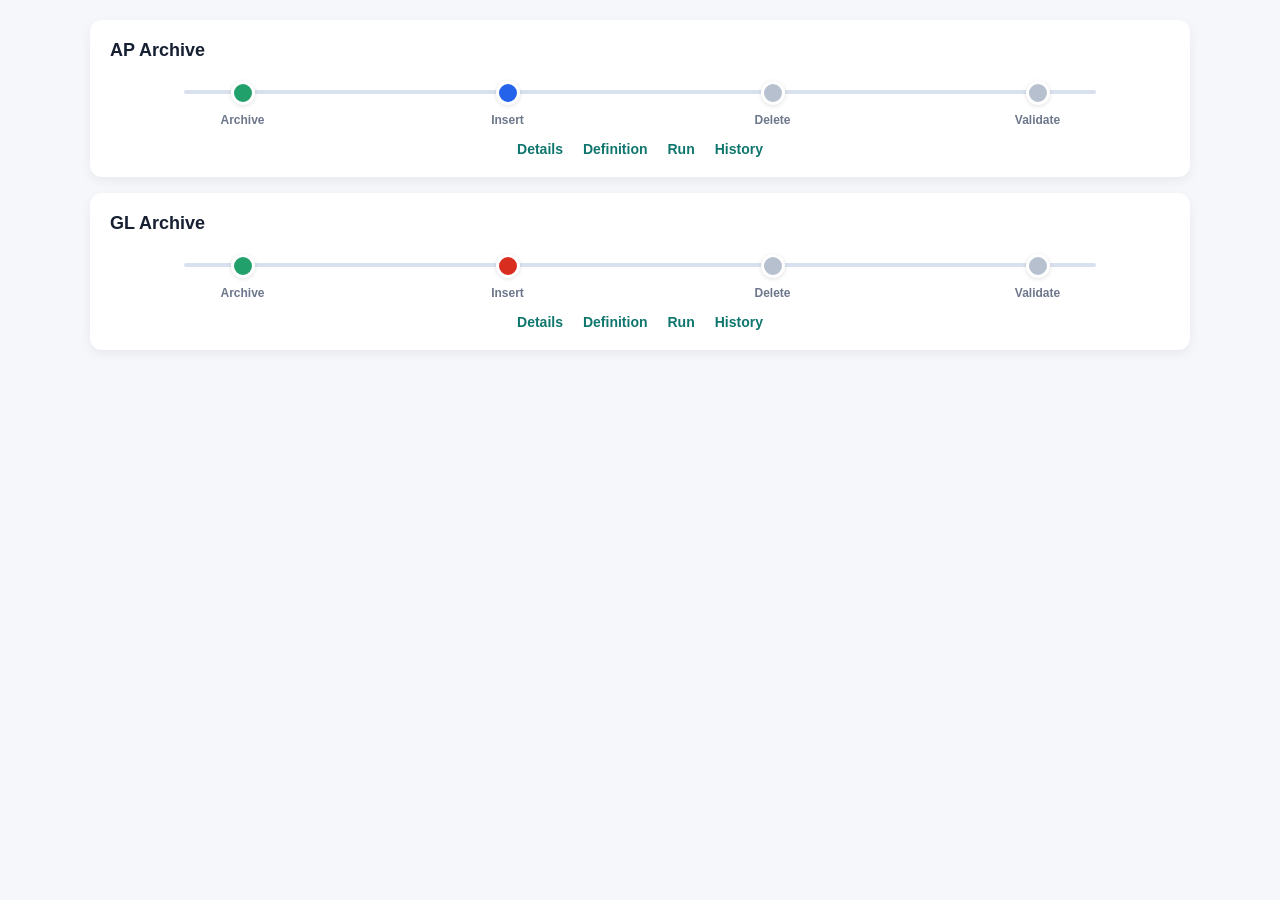
<file: mock.html>
<!DOCTYPE html>
<html lang="en">
<head>
  <meta charset="UTF-8" />
  <meta name="viewport" content="width=device-width, initial-scale=1.0" />
  <title>Cryonix Dashboard - Centered Actions</title>
  <style>
    body {
      font-family: Arial, sans-serif;
      background: #f5f7fb;
      margin: 0;
      padding: 20px;
      color: #172033;
    }

    .container {
      max-width: 1100px;
      margin: auto;
    }

    .row {
      background: #fff;
      border-radius: 12px;
      padding: 20px;
      margin-bottom: 16px;
      box-shadow: 0 4px 12px rgba(0, 0, 0, 0.06);
    }

    .archive-title {
      font-weight: bold;
      font-size: 18px;
      margin-bottom: 16px;
    }

    .workflow {
      display: flex;
      justify-content: space-between;
      align-items: center;
      position: relative;
      margin: 20px 0 12px;
    }

    .workflow::before {
      content: "";
      position: absolute;
      top: 9px;
      left: 7%;
      right: 7%;
      height: 4px;
      background: #d9e1ee;
      z-index: 0;
      border-radius: 999px;
    }

    .step {
      text-align: center;
      position: relative;
      z-index: 1;
      flex: 1;
    }

    .dot {
      width: 18px;
      height: 18px;
      border-radius: 50%;
      margin: 0 auto;
      border: 3px solid #fff;
      box-shadow: 0 1px 4px rgba(0, 0, 0, 0.12);
    }

    .green { background: #22a06b; }
    .blue  { background: #2563eb; }
    .red   { background: #d92d20; }
    .gray  { background: #b7c0cf; }

    .label {
      margin-top: 8px;
      font-size: 12px;
      color: #6d778b;
      font-weight: 600;
    }

    .actions {
      display: flex;
      justify-content: center;
      gap: 20px;
      margin-top: 14px;
      flex-wrap: wrap;
    }

    .actions a {
      text-decoration: none;
      color: #0f766e;
      font-weight: 600;
      font-size: 14px;
    }

    .actions a:hover {
      text-decoration: underline;
    }
  </style>
</head>
<body>
  <div class="container">

    <div class="row">
      <div class="archive-title">AP Archive</div>

      <div class="workflow">
        <div class="step">
          <div class="dot green"></div>
          <div class="label">Archive</div>
        </div>
        <div class="step">
          <div class="dot blue"></div>
          <div class="label">Insert</div>
        </div>
        <div class="step">
          <div class="dot gray"></div>
          <div class="label">Delete</div>
        </div>
        <div class="step">
          <div class="dot gray"></div>
          <div class="label">Validate</div>
        </div>
      </div>

      <div class="actions">
        <a href="#">Details</a>
        <a href="#">Definition</a>
        <a href="#">Run</a>
        <a href="#">History</a>
      </div>
    </div>

    <div class="row">
      <div class="archive-title">GL Archive</div>

      <div class="workflow">
        <div class="step">
          <div class="dot green"></div>
          <div class="label">Archive</div>
        </div>
        <div class="step">
          <div class="dot red"></div>
          <div class="label">Insert</div>
        </div>
        <div class="step">
          <div class="dot gray"></div>
          <div class="label">Delete</div>
        </div>
        <div class="step">
          <div class="dot gray"></div>
          <div class="label">Validate</div>
        </div>
      </div>

      <div class="actions">
        <a href="#">Details</a>
        <a href="#">Definition</a>
        <a href="#">Run</a>
        <a href="#">History</a>
      </div>
    </div>

  </div>
</body>
</html>
</file>
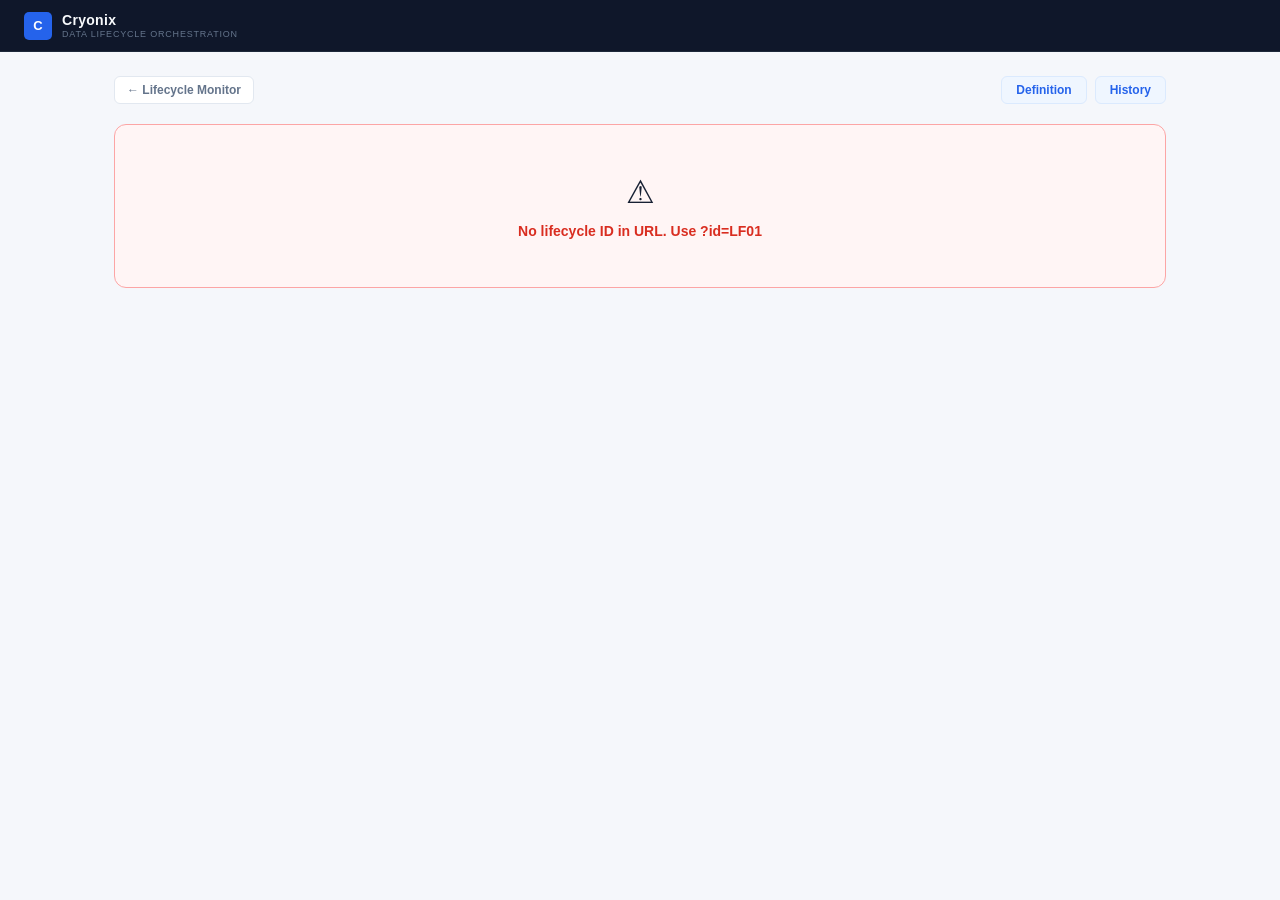
<file: run.html>
<!DOCTYPE html>
<html lang="en">
<head>
  <meta charset="UTF-8" />
  <meta name="viewport" content="width=device-width, initial-scale=1.0" />
  <title>Cryonix — Run</title>
  <link rel="stylesheet" href="css/main.css" />
  <link rel="stylesheet" href="css/run.css" />
</head>
<body>

  <!-- Issue #1,#2,#3 fixed: no C log, no OPTIM SERVER, proper brand -->
  <header class="app-header">
    <div class="header-brand">
      <div class="brand-mark">C</div>
      <div class="brand-text">
        <span class="brand-name">Cryonix</span>
        <span class="brand-sub">Data Lifecycle Orchestration</span>
      </div>
    </div>
  </header>

  <div class="run-container">

    <div class="run-nav">
      <a href="/" class="back-link">← Lifecycle Monitor</a>
      <div class="run-nav-links">
        <a href="#" id="nav-defn" class="run-nav-link">Definition</a>
        <a href="#" id="nav-history" class="run-nav-link">History</a>
      </div>
    </div>

    <div id="run-loading" class="defn-loading">Loading…</div>
    <div id="run-error" class="defn-error" style="display:none">
      <div class="defn-error-icon">⚠</div>
      <div id="run-error-msg">Lifecycle not found.</div>
    </div>

    <div id="run-content" style="display:none">

      <!-- Lifecycle Header -->
      <div class="lc-header">
        <div class="lc-header-left">
          <div class="lc-header-id" id="lc-id">—</div>
          <div class="lc-header-name" id="lc-name">—</div>
          <div class="lc-header-desc" id="lc-desc">—</div>
        </div>
        <div class="lc-header-right">
          <div class="status-banner" id="status-banner"></div>
        </div>
      </div>

      <!-- Mod #1: Pipeline with Refresh button at top right -->
      <div class="run-pipeline-card">
        <div class="run-pipeline" id="run-pipeline"></div>
        <!-- Refresh button prominent in workflow block -->
        <button class="btn-refresh-inline" id="btn-refresh" onclick="refresh()">↺ Refresh</button>
      </div>

      <!-- Two column: Left = actions, Right = preceding step context -->
      <div class="run-layout">

        <div class="run-card">
          <div class="run-card-header" id="action-header">Next Action</div>
          <div class="run-card-body" id="action-body"></div>
        </div>

        <div class="run-card" id="context-card" style="display:none">
          <div class="run-card-header">Preceding Steps</div>
          <div class="run-card-body" id="context-body"></div>
        </div>

      </div>

    </div>
  </div>

  <div class="toast" id="toast"></div>
  <script src="js/run.js"></script>
</body>
</html>
</file>
<file: css/main.css>
/* ─── Reset ────────────────────────────────────────────────────────────────── */
*, *::before, *::after { box-sizing: border-box; }

body {
  font-family: Arial, sans-serif;
  background: #f5f7fb;
  margin: 0;
  padding: 0;
  color: #172033;
}

/* ─── App Header ───────────────────────────────────────────────────────────── */
.app-header {
  background: #0f172a;
  padding: 0 24px;
  height: 52px;
  display: flex;
  align-items: center;
  justify-content: space-between;
  border-bottom: 1px solid #1e293b;
  position: sticky;
  top: 0;
  z-index: 100;
}
.header-brand {
  display: flex;
  align-items: center;
  gap: 10px;
}
.brand-mark {
  width: 28px;
  height: 28px;
  background: #2563eb;
  border-radius: 5px;
  display: flex;
  align-items: center;
  justify-content: center;
  font-size: 13px;
  font-weight: 900;
  color: #fff;
  flex-shrink: 0;
}
.brand-text { line-height: 1.2; }
.brand-name {
  font-size: 14px;
  font-weight: 700;
  color: #f8fafc;
  display: block;
  letter-spacing: 0.3px;
}
.brand-sub {
  font-size: 9px;
  color: #64748b;
  display: block;
  letter-spacing: 0.8px;
  text-transform: uppercase;
}
.header-actions {
  display: flex;
  align-items: center;
  gap: 10px;
}

/* ─── Page container ───────────────────────────────────────────────────────── */
.container {
  max-width: 1200px;
  margin: 0 auto;
  padding: 24px 20px;
}

/* ─── Page title ───────────────────────────────────────────────────────────── */
.title {
  margin: 0 0 4px;
  font-size: 24px;
  font-weight: 700;
  color: #0f172a;
}
.subtitle {
  margin: 0 0 20px;
  font-size: 13px;
  color: #64748b;
}
.page-header {
  display: flex;
  justify-content: space-between;
  align-items: flex-end;
  margin-bottom: 20px;
}

/* ─── Lifecycle Table ──────────────────────────────────────────────────────── */
.lifecycle-table {
  width: 100%;
  border-collapse: collapse;
  background: #fff;
  border-radius: 12px;
  overflow: hidden;
  box-shadow: 0 2px 12px rgba(0,0,0,0.06);
  border: 1px solid #e2e8f0;
}
.lifecycle-table th {
  background: #f8fafc;
  padding: 12px 14px;
  text-align: left;
  font-size: 11px;
  color: #64748b;
  font-weight: 700;
  text-transform: uppercase;
  letter-spacing: 0.8px;
  border-bottom: 1px solid #e2e8f0;
}
.lifecycle-table td {
  padding: 0;
  border-bottom: 1px solid #f1f5f9;
  vertical-align: top;
}
.lifecycle-table tr:last-child td { border-bottom: none; }
.lifecycle-table tr:hover td { background: #fafbfd; }

/* Column widths */
.lifecycle-table th:nth-child(1),
.lifecycle-table td:nth-child(1) { width: 18%; }
.lifecycle-table th:nth-child(2),
.lifecycle-table td:nth-child(2) { width: 50%; }
.lifecycle-table th:nth-child(3),
.lifecycle-table th:nth-child(4) { width: 16%; text-align: center; padding-right: 24px; }
.lifecycle-table td:nth-child(3),
.lifecycle-table td:nth-child(4) { width: 16%; }

/* ─── Lifecycle cell ───────────────────────────────────────────────────────── */
.lc-cell { padding: 14px 14px 12px; }
.lc-id {
  font-size: 11px;
  font-weight: 700;
  color: #2563eb;
  font-family: monospace;
  letter-spacing: 0.5px;
  margin-bottom: 2px;
}
.lc-name {
  font-size: 14px;
  font-weight: 600;
  color: #0f172a;
  margin-bottom: 2px;
}
.lc-desc {
  font-size: 11px;
  color: #94a3b8;
}

/* ─── Date cells ───────────────────────────────────────────────────────────── */
.date-cell {
  padding: 14px 24px 14px 8px;
  text-align: center;
  font-size: 11px;
  color: #6d778b;
  font-weight: 600;
  line-height: 1.5;
}

/* ─── Workflow timeline ────────────────────────────────────────────────────── */
.workflow-cell { padding: 14px 14px 0; }

.workflow {
  display: flex;
  align-items: center;
  justify-content: space-between;
  position: relative;
}

/* Line spans exactly between dot centers — calc(50%/4) = 12.5% per step center */
.workflow-line {
  position: absolute;
  top: 9px;
  left: calc(50% / 4);
  right: calc(50% / 4);
  height: 3px;
  background: #d9e1ee;
  z-index: 0;
}

.step {
  flex: 1;
  text-align: center;
  position: relative;
  z-index: 1;
}

.dot {
  width: 18px;
  height: 18px;
  border-radius: 50%;
  margin: 0 auto;
  border: 3px solid #fff;
  box-shadow: 0 1px 4px rgba(0,0,0,0.12);
}

.green  { background: #22a06b; }
.blue   { background: #2563eb; }
.red    { background: #d92d20; }
.gray   { background: #b7c0cf; }

@keyframes pulse {
  0%   { transform: scale(1);    }
  50%  { transform: scale(1.25); }
  100% { transform: scale(1);    }
}
.dot.blue { animation: pulse 1.4s ease-in-out infinite; }

.label {
  margin-top: 5px;
  font-size: 10px;
  color: #6d778b;
  font-weight: 600;
  text-transform: uppercase;
  letter-spacing: 0.3px;
}

/* ─── Action bar ───────────────────────────────────────────────────────────── */
/* Align action links directly under the workflow dots */
.workflow-actions-bar {
  display: flex;
  justify-content: space-between;
  margin-top: 10px;
  padding: 7px 0;
  border-top: 1px solid #e2e8f0;
  border-bottom: 1px solid #e2e8f0;
}
.workflow-actions-bar a {
  flex: 1;
  text-align: center;
  font-size: 11px;
  font-weight: 600;
  color: #0f766e;
  text-decoration: none;
  padding: 2px 4px;
  transition: color 0.12s;
}
.workflow-actions-bar a:hover { color: #065f46; text-decoration: underline; }

/* ─── Loading cell ─────────────────────────────────────────────────────────── */
.loading-cell {
  padding: 40px;
  text-align: center;
  color: #94a3b8;
  font-size: 14px;
}

/* ─── Refresh button ───────────────────────────────────────────────────────── */
.btn-refresh {
  background: #fff;
  border: 1px solid #e2e8f0;
  border-radius: 6px;
  padding: 6px 14px;
  font-size: 11px;
  font-weight: 700;
  color: #475569;
  cursor: pointer;
  letter-spacing: 0.3px;
  transition: all 0.15s;
}
.btn-refresh:hover { background: #f8fafc; border-color: #cbd5e1; }

/* ─── Shared nav links ─────────────────────────────────────────────────────── */
.back-link {
  font-size: 12px;
  font-weight: 600;
  color: #64748b;
  text-decoration: none;
  display: inline-flex;
  align-items: center;
  gap: 4px;
  padding: 6px 12px;
  border: 1px solid #e2e8f0;
  border-radius: 6px;
  background: #fff;
  transition: all 0.15s;
}
.back-link:hover { color: #2563eb; border-color: #bfdbfe; }

.back-link-inline {
  font-size: 12px;
  font-weight: 600;
  color: #64748b;
  text-decoration: none;
  padding: 7px 14px;
  border: 1px solid #e2e8f0;
  border-radius: 6px;
  background: #fff;
  transition: all 0.15s;
}
.back-link-inline:hover { color: #2563eb; border-color: #bfdbfe; }
</file>
<file: css/run.css>
/* ─── Run Container ────────────────────────────────────────────────────────── */
.run-container { max-width: 1100px; margin: 0 auto; padding: 24px; }

/* ─── Nav ──────────────────────────────────────────────────────────────────── */
.run-nav { display: flex; align-items: center; justify-content: space-between; margin-bottom: 20px; }
.run-nav-links { display: flex; gap: 8px; }
.run-nav-link {
  font-size: 12px; font-weight: 600; color: #2563eb; text-decoration: none;
  padding: 6px 14px; border: 1px solid #dbeafe; border-radius: 6px; background: #eff6ff;
}
.run-nav-link:hover { background: #dbeafe; }

/* ─── Lifecycle Header ─────────────────────────────────────────────────────── */
.lc-header {
  background: #fff; border: 1px solid #e2e8f0; border-radius: 12px;
  padding: 16px 20px; margin-bottom: 14px; display: flex;
  justify-content: space-between; align-items: center; gap: 24px;
  box-shadow: 0 2px 8px rgba(0,0,0,0.04);
}
.lc-header-id   { font-size: 11px; font-weight: 700; color: #2563eb; font-family: monospace; margin-bottom: 3px; }
.lc-header-name { font-size: 18px; font-weight: 700; color: #0f172a; margin-bottom: 3px; }
.lc-header-desc { font-size: 13px; color: #64748b; }
.lc-header-right { flex-shrink: 0; }

/* ─── Status Banner ────────────────────────────────────────────────────────── */
.status-banner {
  display: flex; align-items: center; gap: 10px; padding: 8px 14px;
  border-radius: 8px; font-size: 13px; font-weight: 600;
}
.status-banner.in_progress { background: #dbeafe; color: #1e40af; border: 1px solid #93c5fd; }
.status-banner.completed   { background: #dcfce7; color: #166534; border: 1px solid #86efac; }
.status-banner.pending     { background: #f1f5f9; color: #475569; border: 1px solid #e2e8f0; }
.status-banner.failed      { background: #fee2e2; color: #991b1b; border: 1px solid #fca5a5; }
.status-banner.new_cycle   { background: #f3f0ff; color: #5b21b6; border: 1px solid #c4b5fd; }

/* ─── Mod #1: Pipeline card with inline Refresh ────────────────────────────── */
.run-pipeline-card {
  background: #fff; border: 1px solid #e2e8f0; border-radius: 10px;
  padding: 14px 20px; margin-bottom: 14px;
  display: flex; align-items: center; gap: 16px;
  box-shadow: 0 2px 8px rgba(0,0,0,0.04);
}
.run-pipeline {
  display: flex; align-items: center; gap: 8px; flex: 1;
}

/* Refresh button prominent, right side of pipeline block */
.btn-refresh-inline {
  font-size: 12px; font-weight: 700; color: #fff; background: #2563eb;
  border: none; border-radius: 6px; padding: 8px 16px; cursor: pointer;
  transition: background 0.15s; letter-spacing: 0.3px; white-space: nowrap;
  flex-shrink: 0;
}
.btn-refresh-inline:hover { background: #1d4ed8; }

/* ─── Pipeline dots ────────────────────────────────────────────────────────── */
.pipe-step { display: flex; align-items: center; gap: 6px; }
.pipe-dot {
  width: 20px; height: 20px; border-radius: 50%;
  border: 3px solid #fff; box-shadow: 0 1px 4px rgba(0,0,0,0.12); flex-shrink: 0;
}
.pipe-dot.completed   { background: #22a06b; }
.pipe-dot.in_progress { background: #2563eb; animation: pulse 1.4s ease-in-out infinite; }
.pipe-dot.failed      { background: #d92d20; }
.pipe-dot.pending     { background: #d1d5db; }

@keyframes pulse { 0%,100%{transform:scale(1)} 50%{transform:scale(1.25)} }

.pipe-label { font-size: 11px; font-weight: 600; color: #475569; }
.pipe-label.completed   { color: #166534; }
.pipe-label.in_progress { color: #1e40af; }
.pipe-label.failed      { color: #991b1b; }
.pipe-label.pending     { color: #94a3b8; }
.pipe-arrow { color: #d1d5db; font-size: 14px; }

/* ─── Run Layout ───────────────────────────────────────────────────────────── */
.run-layout { display: grid; grid-template-columns: 1fr 1fr; gap: 16px; }
.run-card {
  background: #fff; border: 1px solid #e2e8f0; border-radius: 12px;
  overflow: hidden; box-shadow: 0 2px 8px rgba(0,0,0,0.04);
}
.run-card-header {
  padding: 12px 20px; background: #f8fafc; border-bottom: 1px solid #e2e8f0;
  font-size: 11px; font-weight: 700; color: #64748b; text-transform: uppercase; letter-spacing: 0.8px;
}
.run-card-body { padding: 20px; }

/* ─── Action section ───────────────────────────────────────────────────────── */
.action-step-label { font-size: 10px; font-weight: 700; text-transform: uppercase; letter-spacing: 0.8px; color: #94a3b8; margin-bottom: 6px; }
.action-obj-name   { font-size: 14px; font-weight: 700; color: #0f172a; font-family: monospace; margin-bottom: 16px; }

.param-input-row  { margin-bottom: 12px; }
.param-input-label { font-size: 11px; font-weight: 700; color: #64748b; margin-bottom: 4px; display: block; }
.param-input-hint  { font-size: 10px; color: #94a3b8; margin-bottom: 4px; display: block; }
.param-input {
  width: 100%; border: 1px solid #e2e8f0; border-radius: 6px;
  padding: 8px 10px; font-size: 13px; font-family: monospace;
  color: #0f172a; background: #fff; box-sizing: border-box;
}
.param-input:focus { outline: none; border-color: #2563eb; }

.file-path-row   { margin-bottom: 12px; }
.file-path-label { font-size: 11px; font-weight: 700; color: #64748b; margin-bottom: 4px; display: block; }
.file-path-val   { font-family: monospace; font-size: 12px; color: #374151; background: #f8fafc; border: 1px solid #e2e8f0; border-radius: 6px; padding: 8px 10px; word-break: break-all; }

.run-actions { display: flex; flex-direction: column; gap: 10px; margin-top: 20px; }
.btn-run-step {
  width: 100%; padding: 13px; border: none; border-radius: 8px;
  font-size: 14px; font-weight: 700; cursor: pointer; transition: all 0.15s;
}
.btn-run-archive { background: #22a06b; color: #fff; }
.btn-run-archive:hover { background: #1a8a5a; }
.btn-run-insert  { background: #2563eb; color: #fff; }
.btn-run-insert:hover  { background: #1d4ed8; }
.btn-run-delete  { background: #d97706; color: #fff; }
.btn-run-delete:hover  { background: #b45309; }
.btn-new-cycle {
  width: 100%; padding: 11px; border: 1px solid #e2e8f0; border-radius: 8px;
  font-size: 13px; font-weight: 700; cursor: pointer; background: #fff; color: #374151;
}
.btn-new-cycle:hover { background: #f8fafc; }

/* ─── Context panel ────────────────────────────────────────────────────────── */
.context-step { margin-bottom: 14px; padding-bottom: 14px; border-bottom: 1px solid #f1f5f9; }
.context-step:last-child { border-bottom: none; margin-bottom: 0; padding-bottom: 0; }
.context-step-header { display: flex; align-items: center; gap: 8px; margin-bottom: 8px; }
.context-step-dot { width: 14px; height: 14px; border-radius: 50%; flex-shrink: 0; border: 2px solid #fff; box-shadow: 0 1px 3px rgba(0,0,0,0.12); }
.context-step-dot.completed { background: #22a06b; }
.context-step-dot.failed    { background: #d92d20; }
.context-step-label { font-size: 12px; font-weight: 700; color: #374151; }
.context-step-time  { font-size: 11px; color: #94a3b8; font-family: monospace; margin-left: auto; }
.context-step-body  { padding-left: 22px; }
.context-kv  { display: flex; gap: 8px; margin-bottom: 4px; font-size: 11px; }
.context-key { color: #94a3b8; font-weight: 600; min-width: 80px; flex-shrink: 0; }
.context-val { color: #374151; font-family: monospace; word-break: break-all; }
.context-report-link { font-size: 11px; font-weight: 700; color: #2563eb; text-decoration: none; }
.context-report-link:hover { text-decoration: underline; }

/* ─── No action / Loading / Error ──────────────────────────────────────────── */
.no-action { text-align: center; padding: 32px; color: #94a3b8; font-size: 13px; }
.no-action-icon { font-size: 32px; margin-bottom: 12px; }
.defn-loading { padding: 64px; text-align: center; color: #94a3b8; font-size: 14px; }
.defn-error { padding: 48px; text-align: center; background: #fff5f5; border: 1px solid #fca5a5; border-radius: 12px; }
.defn-error-icon { font-size: 32px; margin-bottom: 12px; }
#run-error-msg { font-size: 14px; color: #d92d20; font-weight: 600; }

/* ─── Toast ────────────────────────────────────────────────────────────────── */
.toast {
  position: fixed; bottom: 24px; right: 24px; background: #0f172a; color: #fff;
  padding: 12px 20px; border-radius: 8px; font-size: 13px; font-weight: 600;
  box-shadow: 0 4px 16px rgba(0,0,0,0.2); opacity: 0; transform: translateY(8px);
  transition: all 0.2s; pointer-events: none; z-index: 100;
}
.toast.show { opacity: 1; transform: translateY(0); }
.toast.success { background: #059669; }
.toast.error   { background: #d92d20; }

@media (max-width: 800px) {
  .run-layout { grid-template-columns: 1fr; }
  .lc-header  { flex-direction: column; align-items: flex-start; }
  .run-pipeline-card { flex-wrap: wrap; }
}
</file>
